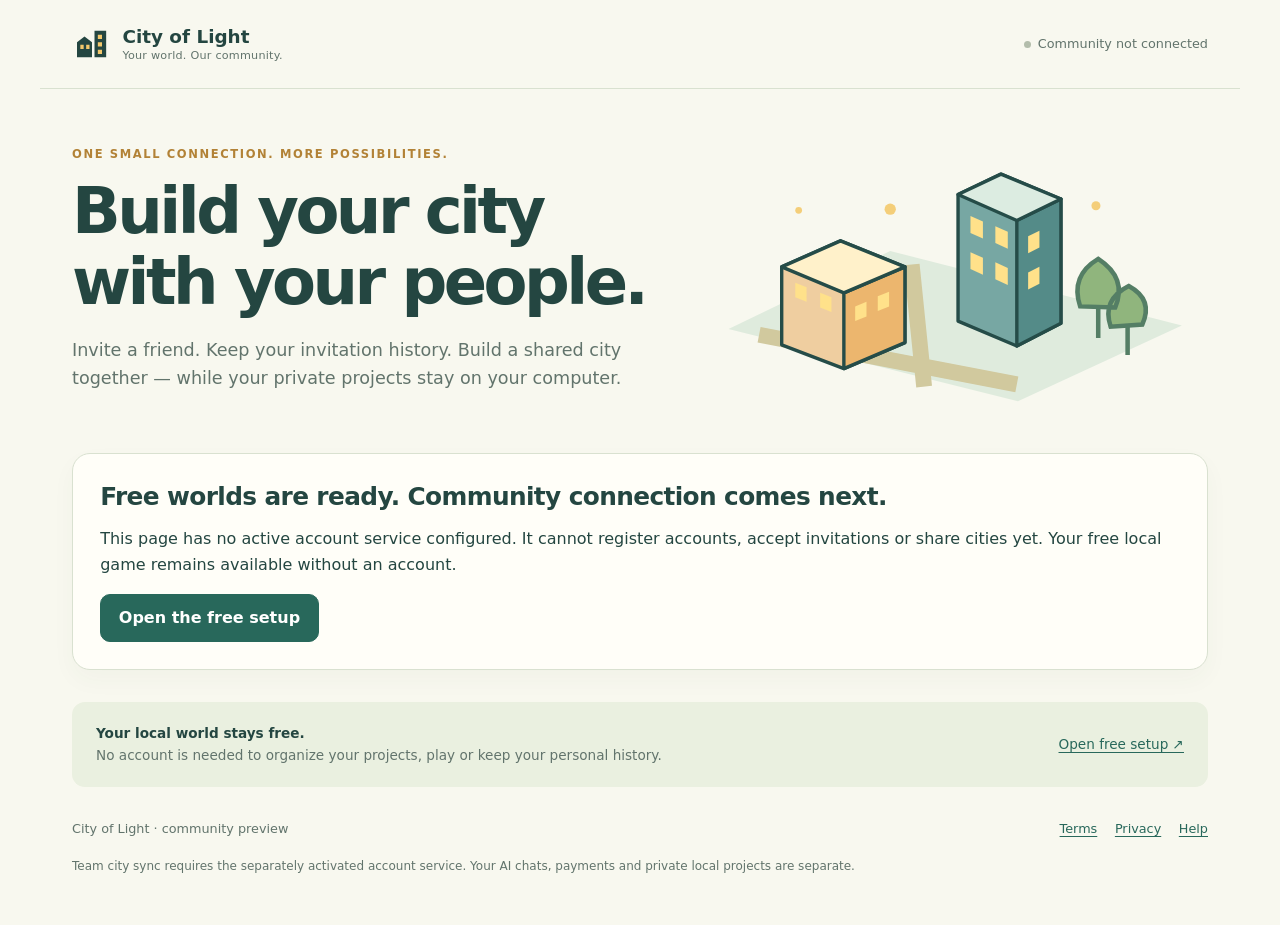
<file: community/index.html>
<!doctype html>
<html lang="en">
<head>
  <meta charset="utf-8">
  <meta http-equiv="Content-Security-Policy" content="default-src 'none'; script-src 'self'; style-src 'self'; connect-src 'self' https://gpxmvvfybjfzgwamioen.supabase.co; img-src 'self' data:; base-uri 'none'; form-action 'none'; object-src 'none'">
  <meta name="viewport" content="width=device-width,initial-scale=1">
  <meta name="referrer" content="no-referrer">
  <meta name="description" content="Your City of Light invitations and shared team city. Your private local worlds stay yours.">
  <title>Your community · City of Light</title>
  <link rel="stylesheet" href="community.css">
  <script src="api.js" defer></script>
  <script src="community.js" defer></script>
</head>
<body>
  <a class="skip" href="#main">Skip to content</a>
  <header class="site-header">
    <a class="brand" href="./" aria-label="City of Light community home">
      <svg viewBox="0 0 48 48" aria-hidden="true"><path fill="currentColor" d="M6 40V22l9-7 9 7v18zm21 0V8h14v32z"/><path fill="#f3c86c" d="M10 25h4v5h-4zm7 0h4v5h-4zm14-12h5v5h-5zm0 9h5v5h-5zm0 9h5v5h-5z"/></svg>
      <span>City of Light<small>Your world. Our community.</small></span>
    </a>
    <div class="header-actions"><span id="connection" class="connection">Checking service…</span><button id="logout" class="quiet" hidden>Sign out</button></div>
  </header>
  <main id="main">
    <section class="intro">
      <div><p class="eyebrow">One small connection. More possibilities.</p><h1>Build your city<br>with your people.</h1><p class="lede">Invite a friend. Keep your invitation history. Build a shared city together — while your private projects stay on your computer.</p></div>
      <svg class="city-art" viewBox="0 0 420 230" role="img" aria-label="A welcoming city with illuminated windows and a garden"><path fill="#dfebdd" d="M8 161 151 92 409 158 264 225z"/><path stroke="#d1c99e" stroke-width="14" d="m35 166 228 44m-93-106 11 108"/><g stroke="#254c48" stroke-width="3" stroke-linejoin="round"><path fill="#efcea0" d="m55 106 52-23 57 23v67l-54 23-55-21z"/><path fill="#ecb66e" d="m110 129 54-23v67l-54 23z"/><path fill="#fff1ca" d="m55 106 55 23 54-23-57-23z"/><path fill="#77a7a3" d="m211 42 38-18 53 22v110l-39 20-52-22z"/><path fill="#548b88" d="m263 65 39-19v110l-39 20z"/><path fill="#dcece1" d="m211 42 52 23 39-19-53-22z"/></g><g fill="#ffe18a"><path d="m67 120 10 4v13l-10-4zm22 9 10 4v13l-10-4zm31 12 10-4v13l-10 4zm20-9 10-4v13l-10 4zM222 61l11 5v15l-11-5zm22 9 11 5v15l-11-5zm-22 23 11 5v15l-11-5zm22 9 11 5v15l-11-5zm29-23 10-5v15l-10 5zm0 32 10-5v15l-10 5z"/></g><g stroke="#547e65" stroke-width="4"><path d="M335 169v-33m26 48v-28"/><path fill="#90b57d" d="M319 141q-9-27 16-42 26 17 15 43zm27 18q-8-24 16-36 22 12 12 34z"/></g><g fill="#f4ce79"><circle cx="151" cy="55" r="5"/><circle cx="333" cy="52" r="4"/><circle cx="70" cy="56" r="3"/></g></svg>
    </section>
    <div id="notice" class="notice" role="status" aria-live="polite" hidden></div>
    <section id="unavailable" class="card unavailable" hidden><h2>Free worlds are ready. Community connection comes next.</h2><p>This page has no active account service configured. It cannot register accounts, accept invitations or share cities yet. Your free local game remains available without an account.</p><a class="button" href="https://github.com/kamenotes88/city-of-light#start-with-one-useful-result">Open the free setup</a></section>
    <section id="signin" class="card auth" hidden>
      <div><p class="eyebrow">Optional · no password to remember</p><h2>Connect your community account</h2><p>Use an email code. Sign in again when you reopen this page; session tokens are never saved in your local world.</p><p id="pending-summary" class="hint" hidden></p></div>
      <div>
        <form id="email-form"><label for="email">Your email</label><input id="email" type="email" autocomplete="email" maxlength="254" required placeholder="you@example.com"><button type="submit">Send a sign-in code</button><p class="fine">This sends one email and may create an authentication account. Your community profile is created only after your separate consent.</p></form>
        <form id="code-form" hidden><label for="code">Code or sign-in link from your email</label><input id="code" type="password" autocomplete="one-time-code" minlength="6" maxlength="2048" required placeholder="Email code or original sign-in link"><p class="fine">Paste the original sign-in link if your email has no code. Do not share it. This page verifies the credential without navigating to that link.</p><button type="submit">Verify and continue</button><button id="change-email" class="quiet" type="button">Use another email</button></form>
      </div>
    </section>
    <section id="registration" class="card auth" hidden>
      <div><p class="eyebrow">Your email is verified</p><h2>Make yourself at home.</h2><p>Your display name is shared with your direct inviter, the people you invite, your team members and the operator. Your email is not shown in these lists.</p><p id="registration-ref" class="hint" hidden></p></div>
      <form id="register-form"><label for="display-name">Your display name</label><input id="display-name" maxlength="60" minlength="2" required autocomplete="nickname"><label class="check"><input id="consent" type="checkbox" required><span>I agree to the <a href="terms.html" target="_blank" rel="noopener">community terms</a> and <a href="privacy.html" target="_blank" rel="noopener">privacy notice</a>. If an invitation is present, I ask to record this direct inviter for my account. Registration does not earn money.</span></label><button type="submit">Create my community profile</button><button id="discard-ref" class="quiet" type="button" hidden>Continue without this inviter</button></form>
    </section>
    <div id="dashboard" hidden>
      <section id="owner-activation" class="card" hidden><h2>Activate owner access</h2><p>A private owner setup link was detected. You must be signed in and explicitly activate this community account. This does not give access to private local worlds.</p><button id="claim-owner">Activate this account as owner</button></section>
      <section class="account-heading"><div><p class="eyebrow">Your community account</p><h2 id="welcome"></h2><p id="account-id" class="fine"></p></div><p class="private-note">Private local worlds are not uploaded.</p></section>
      <p id="removal-status" class="fine"></p><button id="request-erasure" class="quiet">Request account-data removal review</button>
      <nav class="tabs" aria-label="Community sections"><button data-tab="invitations" aria-current="page">My invitations</button><button data-tab="teams">Team city</button><button data-tab="admin" id="admin-tab" hidden>Owner accounts</button></nav>
      <section id="invitations" class="panel">
        <div class="columns"><article class="card"><p class="eyebrow">Your personal link</p><h2>Welcome someone new.</h2><p>Share this link with a friend. Their direct inviter is recorded after verified sign-in and explicit consent.</p><label for="ref-link" class="sr-only">Your personal invitation link</label><input id="ref-link" class="link-field" readonly><div class="actions"><button id="copy-ref">Copy invitation</button><button id="share-ref" class="quiet" hidden>Share</button></div><p class="fine">An invitation brings someone into the community. It does not grant access to your private projects or your team city.</p></article><article class="card"><p class="eyebrow">Your invitation history</p><h2 id="invite-count">Your people</h2><p id="my-inviter"></p><ul id="invitees" class="people"></ul><div class="actions"><button id="invite-prev" class="quiet">Previous</button><button id="invite-next" class="quiet">Next</button><span id="invite-page" class="fine"></span></div><p class="fine">These are registered direct invitees, not downloads or active users. Payments, commissions and payouts are not connected.</p><button id="refresh-account" class="quiet">Refresh invitation history</button><button id="download-dashboard" class="quiet">Download this dashboard</button></article></div>
      </section>
      <section id="teams" class="panel" hidden>
        <div class="columns"><article class="card"><p class="eyebrow">Start together</p><h2>Your shared team city</h2><p>Choose exactly what to share. Only titles, states and city objects entered here are sent to the team.</p><form id="create-team"><label for="team-name">Name your team city</label><div class="input-action"><input id="team-name" maxlength="60" minlength="2" required placeholder="Our bright ideas"><button type="submit">Create city</button></div></form></article><article class="card"><p class="eyebrow">A separate invitation</p><h2>Join an existing city</h2><p>A team invitation gives a viewer or editor role. It does not change your direct inviter.</p><form id="join-team"><label for="team-token">Team invitation code or link</label><input id="team-token" maxlength="400" required autocomplete="off"><button type="submit">Review and join this city</button></form></article></div>
        <div class="team-picker"><label for="team-select">Open a team city</label><select id="team-select"><option value="">Choose a city</option></select><button id="refresh-team" class="quiet">Refresh city</button><span id="team-freshness" class="fine"></span></div>
        <article id="team-city" class="card" hidden><div class="city-heading"><div><h2 id="city-name"></h2><p id="city-role" class="fine"></p></div><span class="pill">32 × 32 shared map</span></div><div class="map-layout"><div><canvas id="map" width="640" height="640" tabindex="0" role="img" aria-label="Shared city map. Use arrow keys to select a cell, then Enter to open its form."></canvas><p class="fine">Tap a cell, or use arrow keys and Enter. Objects show team-declared work; they do not verify project completion.</p></div><div><p id="cell-description" class="hint">Select a cell to see its work.</p><form id="entry-form" hidden><label for="entry-title">Shared work title</label><input id="entry-title" maxlength="120" required><div class="field-pair"><div><label for="entry-status">Work state</label><select id="entry-status"><option value="planned">Planned</option><option value="active">Active</option><option value="completed">Done · declared result</option><option value="blocked">Blocked</option></select></div><div><label for="entry-kind">City object</label><select id="entry-kind"><option value="habit">Habit · garden</option><option value="task">Task · bench</option><option value="project">Project · house</option><option value="goal">Goal · tower</option></select></div></div><p id="cell-position" class="fine"></p><button type="submit">Save shared work</button><button id="delete-entry" class="danger" type="button" hidden>Remove this entry</button></form><div id="viewer-entry" hidden></div><h3>Team members</h3><ul id="members" class="people"></ul></div></div><section id="team-owner" class="team-owner" hidden><button id="revoke-all-invites" class="quiet">Revoke all unused team invitations</button><h3>Invite a teammate</h3><p>A team invitation is single use and expires after 48 hours. Anyone with it can request its role after signing in. Share it only with the people you trust.</p><form id="issue-invite"><label for="invite-role">Access to this city</label><div class="input-action"><select id="invite-role"><option value="viewer">Viewer · read only</option><option value="editor">Editor · add and edit own work</option></select><button type="submit">Create team invitation</button></div></form><div id="team-invitation" hidden><label for="team-link">New team invitation</label><input id="team-link" class="link-field" readonly><div class="actions"><button id="copy-team">Copy team invitation</button><button id="revoke-team" class="quiet">Revoke this invitation</button></div><p id="team-expiry" class="fine"></p></div></section></article>
      </section>
      <section id="admin" class="panel" hidden><article class="card"><p class="eyebrow">Operator · server-authorized access</p><h2>Community accounts</h2><p>Verified community profiles and their direct invitation relationships. This list does not include all installers and shows no email addresses.</p><div id="admin-counts" class="stat-row"></div><div class="table-scroll"><table><thead><tr><th>Account</th><th>Created</th><th>Direct inviter</th><th>Invitees</th><th>Removal review</th></tr></thead><tbody id="accounts"></tbody></table></div><div class="actions"><button id="admin-prev" class="quiet">Previous</button><button id="admin-next" class="quiet">Next</button><span id="admin-page" class="fine"></span></div></article></section>
    </div>
    <section class="free-strip"><span><strong>Your local world stays free.</strong> No account is needed to organize your projects, play or keep your personal history.</span><a href="https://github.com/kamenotes88/city-of-light#start-with-one-useful-result">Open free setup ↗</a></section>
  </main>
  <footer><span>City of Light · community preview</span><a href="terms.html">Terms</a><a href="privacy.html">Privacy</a><a href="https://github.com/kamenotes88/city-of-light/issues">Help</a><p>Team city sync requires the separately activated account service. Your AI chats, payments and private local projects are separate.</p></footer>
</body>
</html>
</file>
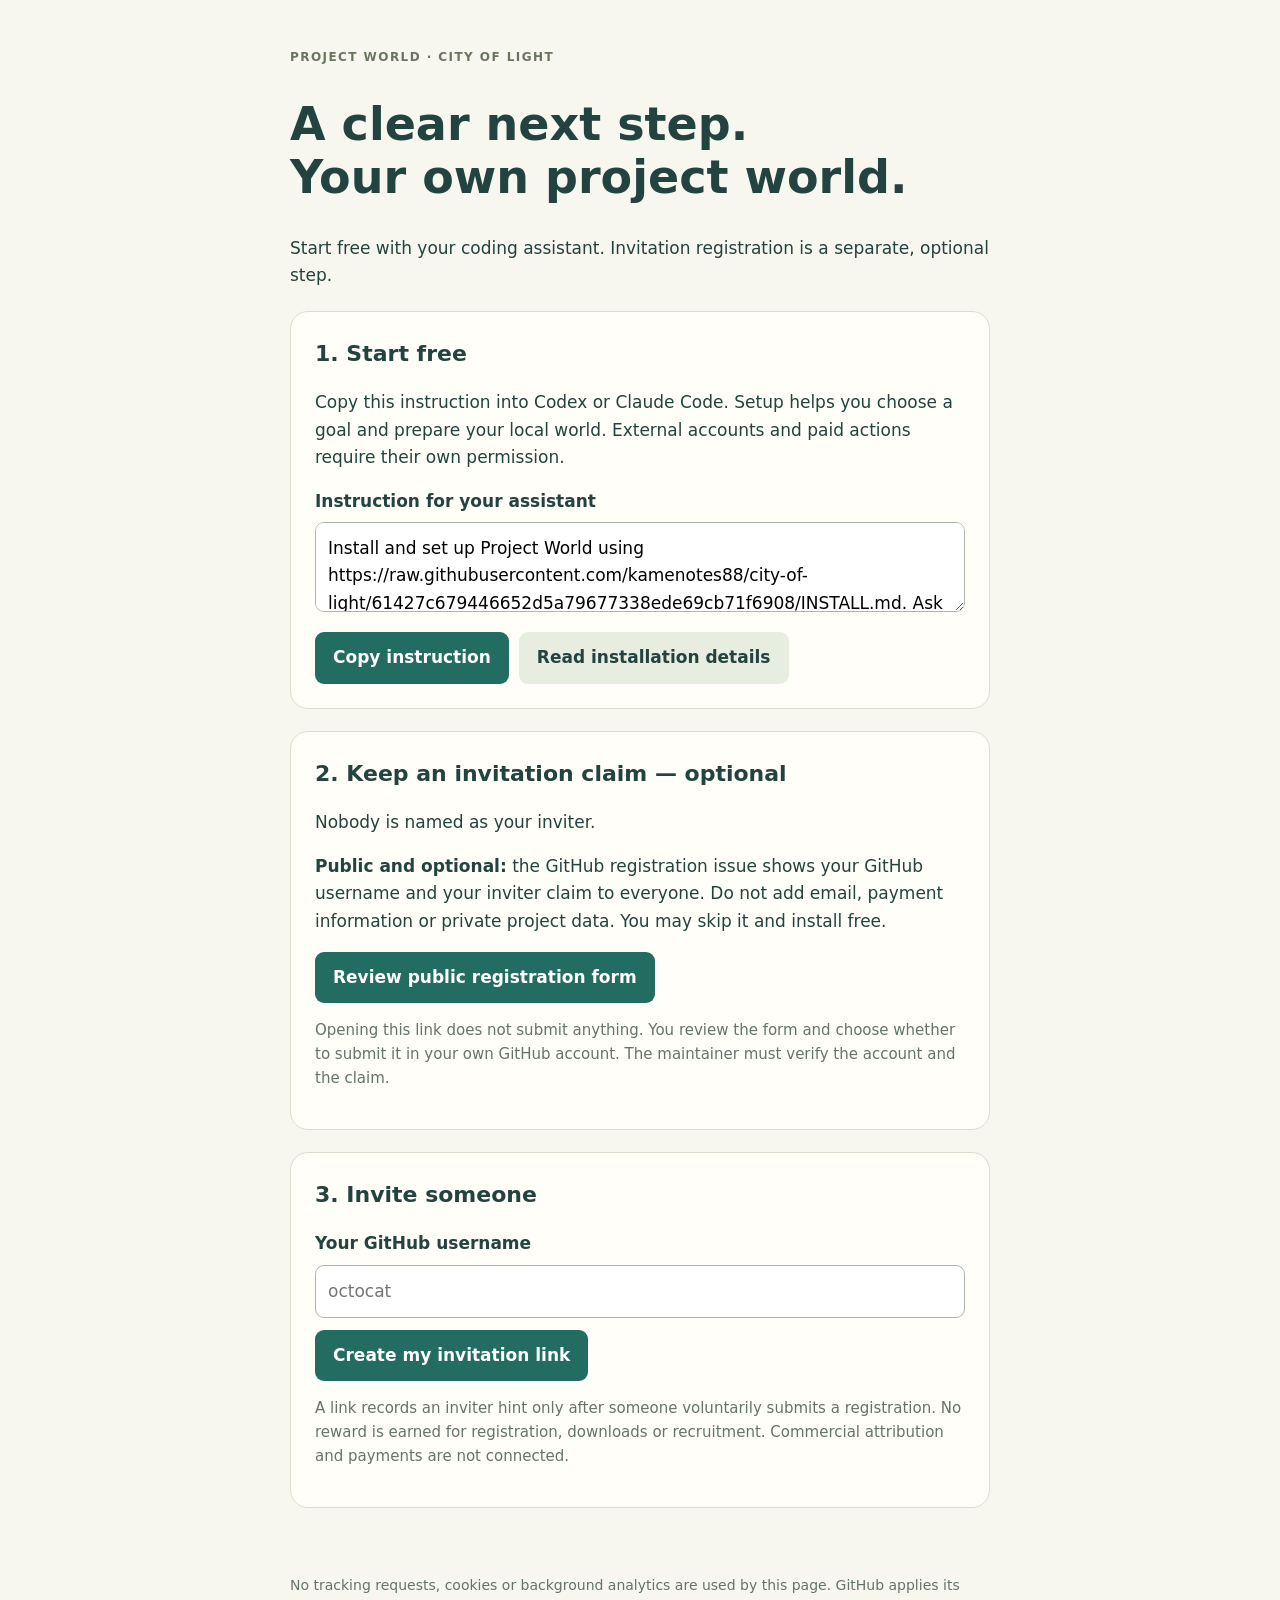
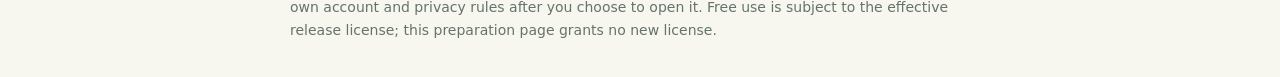
<file: invite.html>
<!doctype html>
<html lang="en">
<head>
<meta charset="utf-8">
<meta name="viewport" content="width=device-width, initial-scale=1">
<meta name="referrer" content="no-referrer">
<meta http-equiv="Content-Security-Policy" content="default-src 'none'; script-src 'unsafe-inline'; style-src 'unsafe-inline'; connect-src 'none'; base-uri 'none'; form-action https://github.com">
<title>Project World · Start and invite</title>
<style>
*{box-sizing:border-box}body{margin:0;background:#f7f6ef;color:#234340;font:17px/1.6 system-ui,sans-serif}main{max-width:740px;margin:0 auto;padding:36px 20px}h1{font-size:clamp(30px,6vw,46px);line-height:1.15}h2{font-size:22px;margin-top:0}.eyebrow{color:#6a755e;font-weight:700;letter-spacing:.12em;font-size:12px}section{margin:22px 0;padding:24px;background:#fffef8;border:1px solid #d9dfcf;border-radius:18px}.note{padding:16px;background:#f2e8cf;border-radius:12px}.muted{color:#65736d;font-size:15px}label{display:block;font-weight:700}input,textarea{width:100%;font:inherit;padding:12px;border:1px solid #aab8ab;border-radius:9px;margin:7px 0 12px;background:#fff}textarea{min-height:90px;resize:vertical}button,.button{display:inline-block;font:inherit;font-weight:700;padding:12px 18px;background:#236c61;color:#fff;border:0;border-radius:9px;text-decoration:none;cursor:pointer;max-width:100%;overflow-wrap:anywhere}button:disabled,.button[aria-disabled=true]{opacity:.55;cursor:not-allowed}.secondary{background:#e7eee0;color:#234340}a{color:#236c61}a:focus-visible,button:focus-visible,input:focus-visible,textarea:focus-visible{outline:3px solid #e5a13c;outline-offset:3px}[hidden]{display:none}#status{min-height:1.6em;overflow-wrap:anywhere}.actions{display:flex;gap:10px;flex-wrap:wrap}code{overflow-wrap:anywhere;font-size:14px}footer{font-size:14px;color:#65736d}
</style>
</head>
<body>
<main>
<p class="eyebrow">PROJECT WORLD · CITY OF LIGHT</p>
<h1>A clear next step.<br>Your own project world.</h1>
<p>Start free with your coding assistant. Invitation registration is a separate, optional step.</p>
<p id="setup-notice" class="note">Launch preparation: the official repository and pinned installation entry have not been configured. Installation and registration links are disabled.</p>
<section>
<h2>1. Start free</h2>
<p>Copy this instruction into Codex or Claude Code. Setup helps you choose a goal and prepare your local world. External accounts and paid actions require their own permission.</p>
<label for="install-prompt">Instruction for your assistant</label>
<textarea id="install-prompt" readonly aria-describedby="setup-notice">The maintainer must supply the official installation entry before publication.</textarea>
<div class="actions"><button id="copy-install" disabled>Copy instruction</button><a id="install-link" class="button secondary" aria-disabled="true">Read installation details</a></div>
</section>
<section>
<h2>2. Keep an invitation claim — optional</h2>
<p id="inviter-note">Nobody is named as your inviter.</p>
<p><strong>Public and optional:</strong> the GitHub registration issue shows your GitHub username and your inviter claim to everyone. Do not add email, payment information or private project data. You may skip it and install free.</p>
<a id="register-link" class="button" aria-disabled="true">Review public registration form</a>
<p class="muted">Opening this link does not submit anything. You review the form and choose whether to submit it in your own GitHub account. The maintainer must verify the account and the claim.</p>
</section>
<section>
<h2>3. Invite someone</h2>
<label for="your-handle">Your GitHub username</label>
<input id="your-handle" placeholder="octocat" maxlength="39" autocapitalize="none" autocomplete="off" spellcheck="false">
<button id="make-invite" disabled>Create my invitation link</button>
<div id="share-area" hidden>
<label for="share-link">Your link</label><input id="share-link" readonly>
<button id="copy-share" class="secondary">Copy link</button>
<p id="share-note" class="muted"></p>
</div>
<p class="muted">A link records an inviter hint only after someone voluntarily submits a registration. No reward is earned for registration, downloads or recruitment. Commercial attribution and payments are not connected.</p>
</section>
<p id="status" role="status" aria-live="polite"></p>
<footer>No tracking requests, cookies or background analytics are used by this page. GitHub applies its own account and privacy rules after you choose to open it. Free use is subject to the effective release license; this preparation page grants no new license.</footer>
</main>
<!-- The launch exporter replaces this JSON in the staged output only. No public destination is inferred from the browser or from the invitation query. -->
<script id="invite-config" type="application/json">{"repository":"kamenotes88/city-of-light","installUrl":"https://raw.githubusercontent.com/kamenotes88/city-of-light/61427c679446652d5a79677338ede69cb71f6908/INSTALL.md"}</script>
<script id="invite-entry-code">
(function(root){
'use strict';
function validHandle(value){return typeof value==='string'&&/^[a-z\d](?:[a-z\d-]{0,37}[a-z\d])?$/i.test(value)&&!value.includes('--');}
function checkedConfig(value){
  if(!value||typeof value!=='object'||Array.isArray(value)||Object.keys(value).sort().join(',')!=='installUrl,repository')throw new Error('The official launch configuration is incomplete.');
  const parts=typeof value.repository==='string'?value.repository.split('/'):[];
  if(parts.length!==2||!validHandle(parts[0])||!/^[a-z\d_.-]{1,100}$/i.test(parts[1])||/^\.{1,2}$/.test(parts[1])||value.repository==='OWNER/REPO')throw new Error('The official repository is not configured.');
  let url;try{url=new URL(value.installUrl);}catch(_){throw new Error('The installation entry is not configured.');}
  const path=url.pathname.split('/');
  if(url.protocol!=='https:'||url.hostname!=='raw.githubusercontent.com'||url.username||url.password||url.port||url.search||url.hash||path.length!==5||path[1].toLowerCase()!==parts[0].toLowerCase()||path[2].toLowerCase()!==parts[1].toLowerCase()||!/^[a-f\d]{40}$/i.test(path[3])||path[4]!=='INSTALL.md')throw new Error('A pinned INSTALL.md in the official repository is required.');
  return Object.freeze({repository:value.repository,installUrl:url.href,owner:parts[0],repo:parts[1]});
}
function queryInviter(search){
  const params=new URLSearchParams(search);const values=params.getAll('inviter');
  if(values.length===0)return {value:'',invalid:false};
  return values.length===1&&validHandle(values[0])?{value:values[0],invalid:false}:{value:'',invalid:true};
}
function registrationLink(config,inviter){
  if(inviter&&!validHandle(inviter))throw new Error('Use a valid GitHub username without @.');
  const url=new URL('https://github.com/'+config.repository+'/issues/new');
  url.searchParams.set('template','invite-registration.yml');
  if(inviter)url.searchParams.set('inviter',inviter);
  return url.href;
}
function shareLink(config,handle,pageHref){
  if(!validHandle(handle))throw new Error('Use a valid GitHub username without @.');
  let page;try{page=new URL(pageHref);}catch(_){}
  const expected='/'+config.repo+'/invite.html';
  if(page&&page.protocol==='https:'&&!page.username&&!page.password&&!page.port&&page.hostname.toLowerCase()===config.owner.toLowerCase()+'.github.io'&&page.pathname===expected){
    page.search='';page.hash='';page.searchParams.set('inviter',handle);
    return {url:page.href,kind:'page'};
  }
  return {url:registrationLink(config,handle),kind:'form'};
}
root.InviteEntry=Object.freeze({validHandle,checkedConfig,queryInviter,registrationLink,shareLink});
if(typeof document==='undefined')return;
const get=id=>document.getElementById(id);const status=get('status');let config;
try{config=checkedConfig(JSON.parse(get('invite-config').textContent));}catch(error){status.textContent=error.message;return;}
const inviter=queryInviter(root.location.search);
get('setup-notice').hidden=true;
get('install-prompt').value='Install and set up Project World using '+config.installUrl+'. Ask only the questions needed for my first goal. Keep my projects local; ask before connecting external accounts, spending money or publishing.';
get('install-link').href=config.installUrl;get('install-link').removeAttribute('aria-disabled');
get('register-link').href=registrationLink(config,inviter.value);get('register-link').removeAttribute('aria-disabled');
get('copy-install').disabled=false;get('make-invite').disabled=false;
if(inviter.value)get('inviter-note').textContent='Invitation hint: @'+inviter.value+'. Verify it in the registration form; it is not yet confirmed attribution.';
if(inviter.invalid)status.textContent='The inviter hint is invalid and was ignored. Free installation is still available.';
async function copy(input){
  try{if(!root.navigator.clipboard)throw new Error('unavailable');await root.navigator.clipboard.writeText(input.value);status.textContent='Copied.';}
  catch(_){input.focus();input.select();status.textContent='Copy is unavailable here. The text is selected; copy it manually.';}
}
get('copy-install').addEventListener('click',()=>copy(get('install-prompt')));
get('copy-share').addEventListener('click',()=>copy(get('share-link')));
get('make-invite').addEventListener('click',()=>{
  try{const link=shareLink(config,get('your-handle').value.trim(),root.location.href);get('share-link').value=link.url;get('share-area').hidden=false;get('share-note').textContent=link.kind==='page'?'This link opens the official start page with your invitation hint.':'This link opens the optional public GitHub registration form. Free installation remains available in the repository README.';status.textContent='Invitation link prepared; nothing has been sent.';}
  catch(error){get('share-area').hidden=true;status.textContent=error.message;}
});
})(globalThis);
</script>
</body>
</html>
</file>
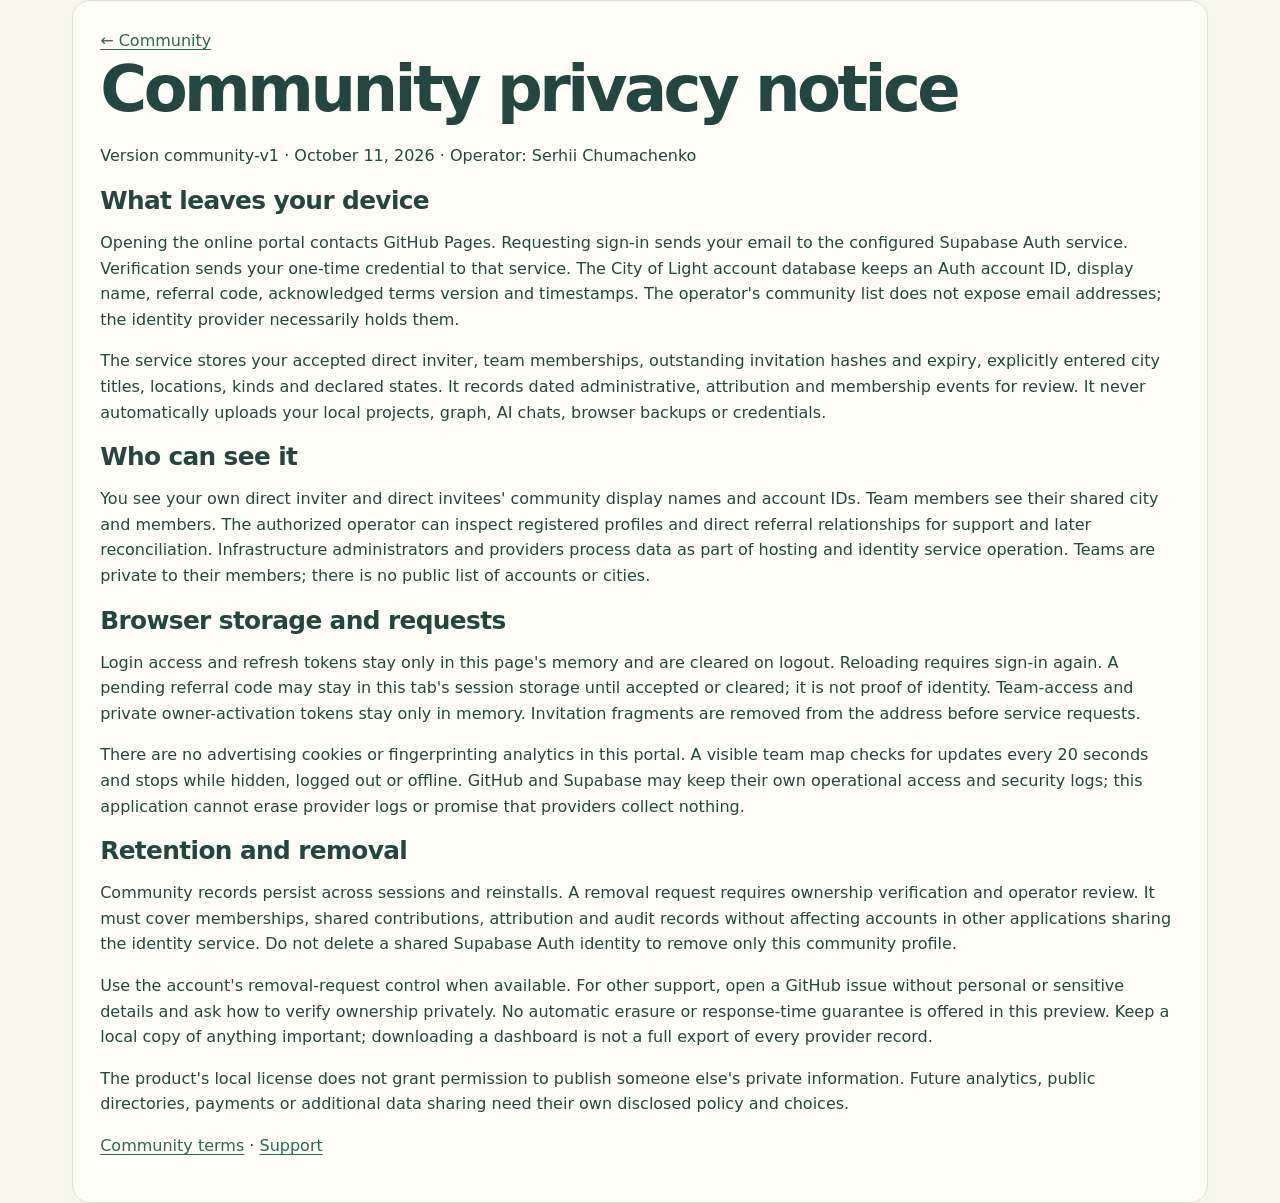
<file: community/privacy.html>
<!doctype html>
<html lang="en"><head><meta charset="utf-8"><meta name="viewport" content="width=device-width,initial-scale=1"><meta name="referrer" content="no-referrer"><title>Community privacy · City of Light</title><link rel="stylesheet" href="community.css"></head>
<body><main><article class="card"><a href="./">← Community</a><h1>Community privacy notice</h1><p>Version community-v1 · October 11, 2026 · Operator: Serhii Chumachenko</p>
<h2>What leaves your device</h2><p>Opening the online portal contacts GitHub Pages. Requesting sign-in sends your email to the configured Supabase Auth service. Verification sends your one-time credential to that service. The City of Light account database keeps an Auth account ID, display name, referral code, acknowledged terms version and timestamps. The operator's community list does not expose email addresses; the identity provider necessarily holds them.</p>
<p>The service stores your accepted direct inviter, team memberships, outstanding invitation hashes and expiry, explicitly entered city titles, locations, kinds and declared states. It records dated administrative, attribution and membership events for review. It never automatically uploads your local projects, graph, AI chats, browser backups or credentials.</p>
<h2>Who can see it</h2><p>You see your own direct inviter and direct invitees' community display names and account IDs. Team members see their shared city and members. The authorized operator can inspect registered profiles and direct referral relationships for support and later reconciliation. Infrastructure administrators and providers process data as part of hosting and identity service operation. Teams are private to their members; there is no public list of accounts or cities.</p>
<h2>Browser storage and requests</h2><p>Login access and refresh tokens stay only in this page's memory and are cleared on logout. Reloading requires sign-in again. A pending referral code may stay in this tab's session storage until accepted or cleared; it is not proof of identity. Team-access and private owner-activation tokens stay only in memory. Invitation fragments are removed from the address before service requests.</p>
<p>There are no advertising cookies or fingerprinting analytics in this portal. A visible team map checks for updates every 20 seconds and stops while hidden, logged out or offline. GitHub and Supabase may keep their own operational access and security logs; this application cannot erase provider logs or promise that providers collect nothing.</p>
<h2>Retention and removal</h2><p>Community records persist across sessions and reinstalls. A removal request requires ownership verification and operator review. It must cover memberships, shared contributions, attribution and audit records without affecting accounts in other applications sharing the identity service. Do not delete a shared Supabase Auth identity to remove only this community profile.</p>
<p>Use the account's removal-request control when available. For other support, open a GitHub issue without personal or sensitive details and ask how to verify ownership privately. No automatic erasure or response-time guarantee is offered in this preview. Keep a local copy of anything important; downloading a dashboard is not a full export of every provider record.</p>
<p>The product's local license does not grant permission to publish someone else's private information. Future analytics, public directories, payments or additional data sharing need their own disclosed policy and choices.</p><p><a href="terms.html">Community terms</a> · <a href="https://github.com/kamenotes88/city-of-light/issues">Support</a></p></article></main></body></html>
</file>
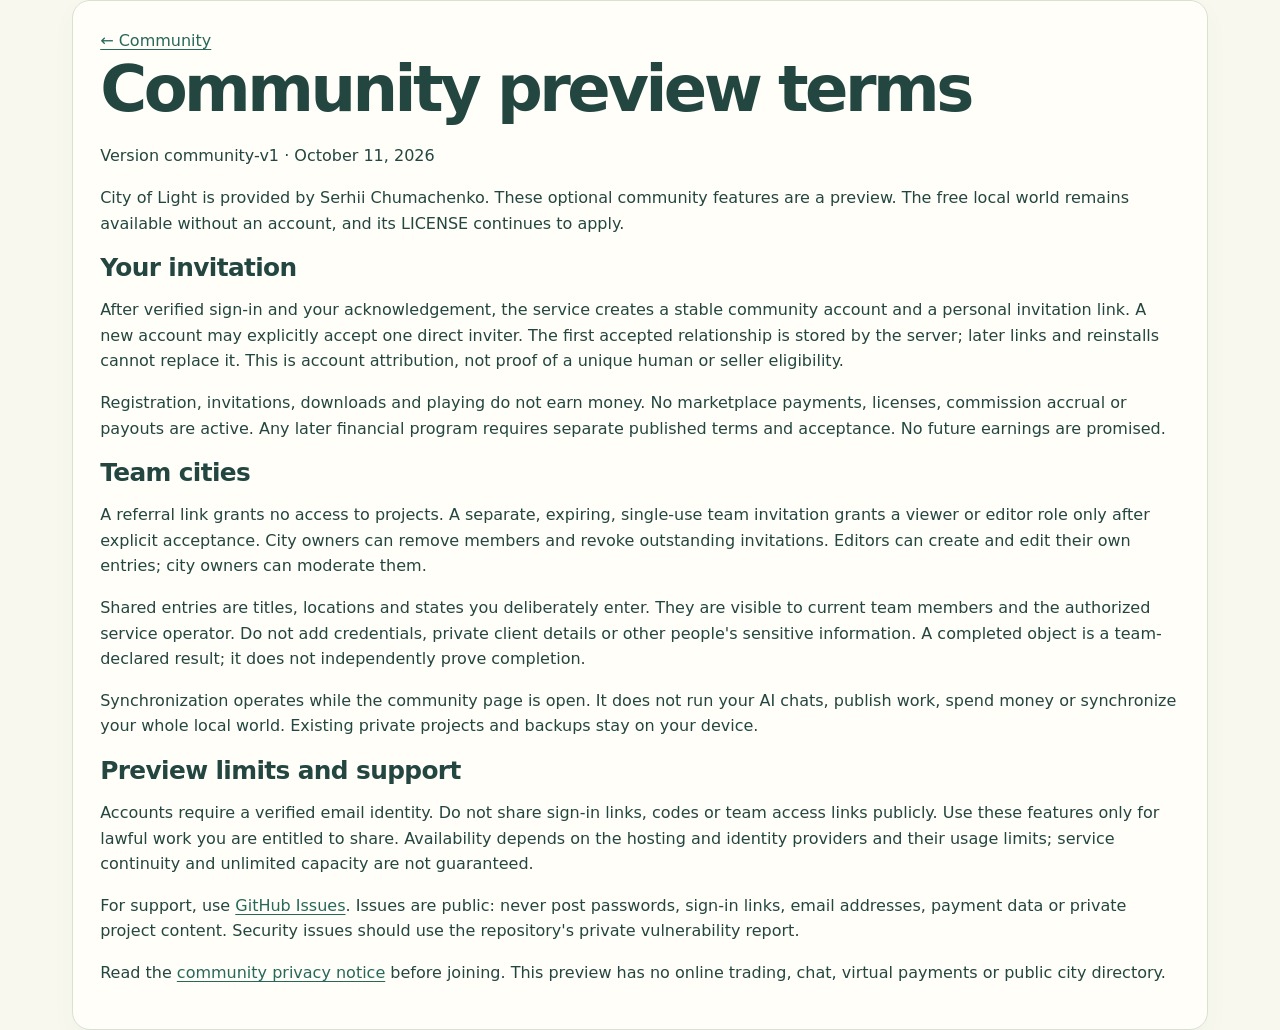
<file: community/terms.html>
<!doctype html>
<html lang="en"><head><meta charset="utf-8"><meta name="viewport" content="width=device-width,initial-scale=1"><meta name="referrer" content="no-referrer"><title>Community terms · City of Light</title><link rel="stylesheet" href="community.css"></head>
<body><main><article class="card"><a href="./">← Community</a><h1>Community preview terms</h1><p>Version community-v1 · October 11, 2026</p>
<p>City of Light is provided by Serhii Chumachenko. These optional community features are a preview. The free local world remains available without an account, and its LICENSE continues to apply.</p>
<h2>Your invitation</h2><p>After verified sign-in and your acknowledgement, the service creates a stable community account and a personal invitation link. A new account may explicitly accept one direct inviter. The first accepted relationship is stored by the server; later links and reinstalls cannot replace it. This is account attribution, not proof of a unique human or seller eligibility.</p>
<p>Registration, invitations, downloads and playing do not earn money. No marketplace payments, licenses, commission accrual or payouts are active. Any later financial program requires separate published terms and acceptance. No future earnings are promised.</p>
<h2>Team cities</h2><p>A referral link grants no access to projects. A separate, expiring, single-use team invitation grants a viewer or editor role only after explicit acceptance. City owners can remove members and revoke outstanding invitations. Editors can create and edit their own entries; city owners can moderate them.</p>
<p>Shared entries are titles, locations and states you deliberately enter. They are visible to current team members and the authorized service operator. Do not add credentials, private client details or other people's sensitive information. A completed object is a team-declared result; it does not independently prove completion.</p>
<p>Synchronization operates while the community page is open. It does not run your AI chats, publish work, spend money or synchronize your whole local world. Existing private projects and backups stay on your device.</p>
<h2>Preview limits and support</h2><p>Accounts require a verified email identity. Do not share sign-in links, codes or team access links publicly. Use these features only for lawful work you are entitled to share. Availability depends on the hosting and identity providers and their usage limits; service continuity and unlimited capacity are not guaranteed.</p>
<p>For support, use <a href="https://github.com/kamenotes88/city-of-light/issues">GitHub Issues</a>. Issues are public: never post passwords, sign-in links, email addresses, payment data or private project content. Security issues should use the repository's private vulnerability report.</p>
<p>Read the <a href="privacy.html">community privacy notice</a> before joining. This preview has no online trading, chat, virtual payments or public city directory.</p></article></main></body></html>
</file>
<file: community/community.css>
:root{color-scheme:light;--ink:#244641;--muted:#62746c;--paper:#f8f8ef;--card:#fffef8;--line:#d9e1d0;--green:#28685b;--gold:#b28236;--danger:#aa4937;font-family:system-ui,-apple-system,BlinkMacSystemFont,"Segoe UI",sans-serif;font-size:16px;line-height:1.6}
*{box-sizing:border-box}body{margin:0;background:var(--paper);color:var(--ink)}[hidden]{display:none!important}button,input,select{font:inherit}button,.button{display:inline-flex;align-items:center;justify-content:center;gap:.4rem;min-height:44px;padding:.65rem 1.1rem;border:1px solid var(--green);border-radius:10px;background:var(--green);color:#fff;font-weight:650;text-decoration:none;cursor:pointer}button:hover,.button:hover{filter:brightness(.94)}button:disabled{opacity:.5;cursor:wait}button.quiet{color:var(--ink);background:var(--card);border-color:var(--line)}button.danger{color:var(--danger);background:transparent;border-color:#dfc3b5}a{color:var(--green);text-underline-offset:3px}input,select{width:100%;min-height:46px;padding:.7rem .8rem;border:1px solid #afc2b1;border-radius:9px;background:#fffef9;color:var(--ink);margin:.35rem 0 1rem}input:read-only{background:#f0f3e9}label{display:block;font-weight:650}button:focus-visible,a:focus-visible,input:focus-visible,select:focus-visible,canvas:focus-visible{outline:3px solid #c8903c;outline-offset:3px}h1,h2,h3,p{margin-top:0}h1{font-size:clamp(2.4rem,5vw,4rem);line-height:1.1;letter-spacing:-.055em;margin-bottom:1.2rem}h2{font-size:1.55rem;line-height:1.3;letter-spacing:-.025em;margin-bottom:.8rem}h3{font-size:1.05rem}p{margin-bottom:1rem}.site-header{max-width:1200px;margin:auto;padding:1.5rem 2rem;display:flex;align-items:center;justify-content:space-between;border-bottom:1px solid var(--line);gap:1rem}.brand{display:flex;gap:.65rem;align-items:center;text-decoration:none;color:var(--ink);font-weight:750;font-size:1.15rem;line-height:1.3}.brand svg{width:40px;height:40px}.brand small{display:block;font-size:.7rem;font-weight:500;color:var(--muted);letter-spacing:.02em}.header-actions{display:flex;align-items:center;gap:.8rem}.connection{font-size:.8rem;color:var(--muted);display:flex;align-items:center;gap:.45rem}.connection:before{content:"";width:7px;height:7px;background:#b3bdab;border-radius:50%}.connection.online:before{background:#488963}main{max-width:1200px;margin:auto;padding:0 2rem}.intro{display:grid;grid-template-columns:1.2fr 1fr;align-items:center;gap:2rem;padding:3.5rem 0 2.8rem}.eyebrow{text-transform:uppercase;font-size:.72rem;letter-spacing:.14em;color:var(--gold);font-weight:750;margin-bottom:.8rem}.lede{color:var(--muted);font-size:1.1rem;max-width:550px}.city-art{width:100%;max-height:260px}.card{background:var(--card);border:1px solid var(--line);border-radius:18px;padding:1.7rem;box-shadow:0 10px 24px #2c483509}.auth{display:grid;grid-template-columns:1.2fr 1fr;gap:3rem}.auth form button{margin:.15rem .4rem .4rem 0}.auth p{color:var(--muted)}.fine{font-size:.82rem;color:var(--muted)}.notice{padding:.8rem 1rem;border:1px solid #bad0b8;border-radius:10px;background:#eaf3e4;margin-bottom:1.2rem}.notice.error{background:#fff0e4;border-color:#ddbaa2;color:#833d25}.hint{background:#f0f3e6;border-left:3px solid #c2a451;padding:.7rem .9rem;font-size:.9rem}.check{display:flex;align-items:flex-start;gap:.65rem;font-weight:400;font-size:.9rem;margin:.3rem 0 1.1rem}.check input{width:19px;height:19px;min-height:19px;margin:.2rem 0;flex-shrink:0}.account-heading{display:flex;align-items:center;justify-content:space-between;gap:1rem;margin:1rem 0}.account-heading h2{font-size:2rem;margin:.3rem 0}.private-note{border:1px solid var(--line);border-radius:20px;font-size:.8rem;padding:.5rem 1rem;color:var(--muted)}.tabs{display:flex;gap:.5rem;margin:1.3rem 0;overflow:auto;padding-bottom:.3rem}.tabs button{white-space:nowrap;background:transparent;border-color:transparent;color:var(--muted)}.tabs button[aria-current="page"]{background:var(--green);color:#fff}.columns{display:grid;grid-template-columns:1fr 1fr;gap:1.3rem}.actions{display:flex;align-items:center;gap:.6rem;flex-wrap:wrap;margin:.4rem 0 1rem}.link-field{font-size:.88rem;overflow:hidden}.people{list-style:none;padding:0;margin:1rem 0}.people li{padding:.8rem 0;border-bottom:1px solid var(--line);display:flex;align-items:center;justify-content:space-between;gap:.75rem}.people li:last-child{border-bottom:0}.people small{display:block;color:var(--muted);font-size:.75rem;overflow-wrap:anywhere}.people button{font-size:.8rem;padding:.3rem .65rem;min-height:40px}.empty{color:var(--muted);font-size:.92rem}.input-action{display:flex;gap:.5rem;align-items:flex-start}.input-action button{margin-top:.35rem;white-space:nowrap}.team-picker{display:flex;align-items:center;gap:.8rem;margin:1.5rem 0;flex-wrap:wrap}.team-picker select{width:auto;min-width:200px;flex:1;margin:0}.team-picker label{font-size:.9rem}.team-picker .fine{width:100%}.city-heading{display:flex;align-items:center;justify-content:space-between;gap:.8rem;margin-bottom:1rem}.pill{background:#eff2e3;border:1px solid var(--line);border-radius:20px;padding:.3rem .8rem;font-size:.75rem;white-space:nowrap}.map-layout{display:grid;grid-template-columns:1.4fr 1fr;gap:1.6rem}canvas{display:block;width:100%;height:auto;aspect-ratio:1;background:#e9efdf;border:1px solid #b2c7a7;border-radius:12px;touch-action:pan-y;cursor:crosshair}.map-layout .fine{margin-top:.6rem}.field-pair{display:grid;grid-template-columns:1fr 1fr;gap:.6rem}.team-owner{margin-top:1.4rem;padding-top:1.4rem;border-top:1px solid var(--line)}.team-owner form{max-width:520px}.team-owner p{max-width:600px;color:var(--muted)}.team-owner .link-field{max-width:720px}.stat-row{display:flex;gap:1rem;flex-wrap:wrap;margin:1rem 0}.stat{border-radius:12px;background:#edf2e6;padding:.8rem 1.2rem;font-size:.85rem}.stat strong{display:block;font-size:1.5rem;color:var(--green)}.table-scroll{overflow:auto}table{width:100%;border-collapse:collapse;font-size:.88rem;text-align:left}th,td{padding:.8rem;border-bottom:1px solid var(--line);vertical-align:top}th{color:var(--muted);font-weight:600}td small{display:block;color:var(--muted);overflow-wrap:anywhere;font-size:.7rem}.free-strip{display:flex;align-items:center;justify-content:space-between;gap:2rem;margin:2rem 0;padding:1.3rem 1.5rem;border-radius:13px;background:#eaf0e0;color:var(--muted);font-size:.85rem}.free-strip strong{display:block;color:var(--ink)}.free-strip a{white-space:nowrap}footer{max-width:1200px;margin:auto;padding:0 2rem 2rem;display:flex;gap:1.1rem;flex-wrap:wrap;font-size:.8rem;color:var(--muted)}footer span{margin-right:auto}footer p{width:100%;font-size:.75rem}.skip{position:absolute;left:1rem;top:-100px;background:#fff;padding:1rem;z-index:20}.skip:focus{top:1rem}.sr-only{position:absolute;width:1px;height:1px;padding:0;margin:-1px;overflow:hidden;clip:rect(0,0,0,0);white-space:nowrap;border:0}
@media(max-width:780px){.site-header,main,footer{padding-left:1.1rem;padding-right:1.1rem}.intro{grid-template-columns:1fr;gap:.5rem;padding:2.4rem 0 1.5rem}.city-art{height:180px;order:-1}.intro h1 br{display:none}.auth,.columns,.map-layout{grid-template-columns:1fr;gap:1.2rem}.auth{padding:1.4rem}.card{padding:1.3rem}.account-heading{align-items:flex-start;flex-direction:column}.account-heading .private-note{margin-bottom:0}.city-heading{align-items:flex-start}.free-strip{flex-direction:column;align-items:flex-start;gap:.8rem}.header-actions{align-items:flex-end;flex-direction:column;gap:.3rem}.connection{font-size:.72rem}.header-actions button{min-height:36px;padding:.2rem .6rem;font-size:.8rem}.team-picker label{width:100%}}
@media(max-width:420px){.input-action{display:block}.input-action button{width:100%;margin-top:0}.brand{font-size:1rem}.brand small{font-size:.62rem}.brand svg{width:30px}.tabs button{padding:.6rem .8rem;font-size:.85rem}.field-pair{grid-template-columns:1fr}.city-heading{flex-direction:column}.actions button{flex:1}h1{font-size:2.5rem}}
@media(prefers-reduced-motion:no-preference){.city-art{animation:welcome 700ms ease-out both}@keyframes welcome{from{opacity:0;transform:translateY(8px)}to{opacity:1;transform:translateY(0)}}}
</file>
